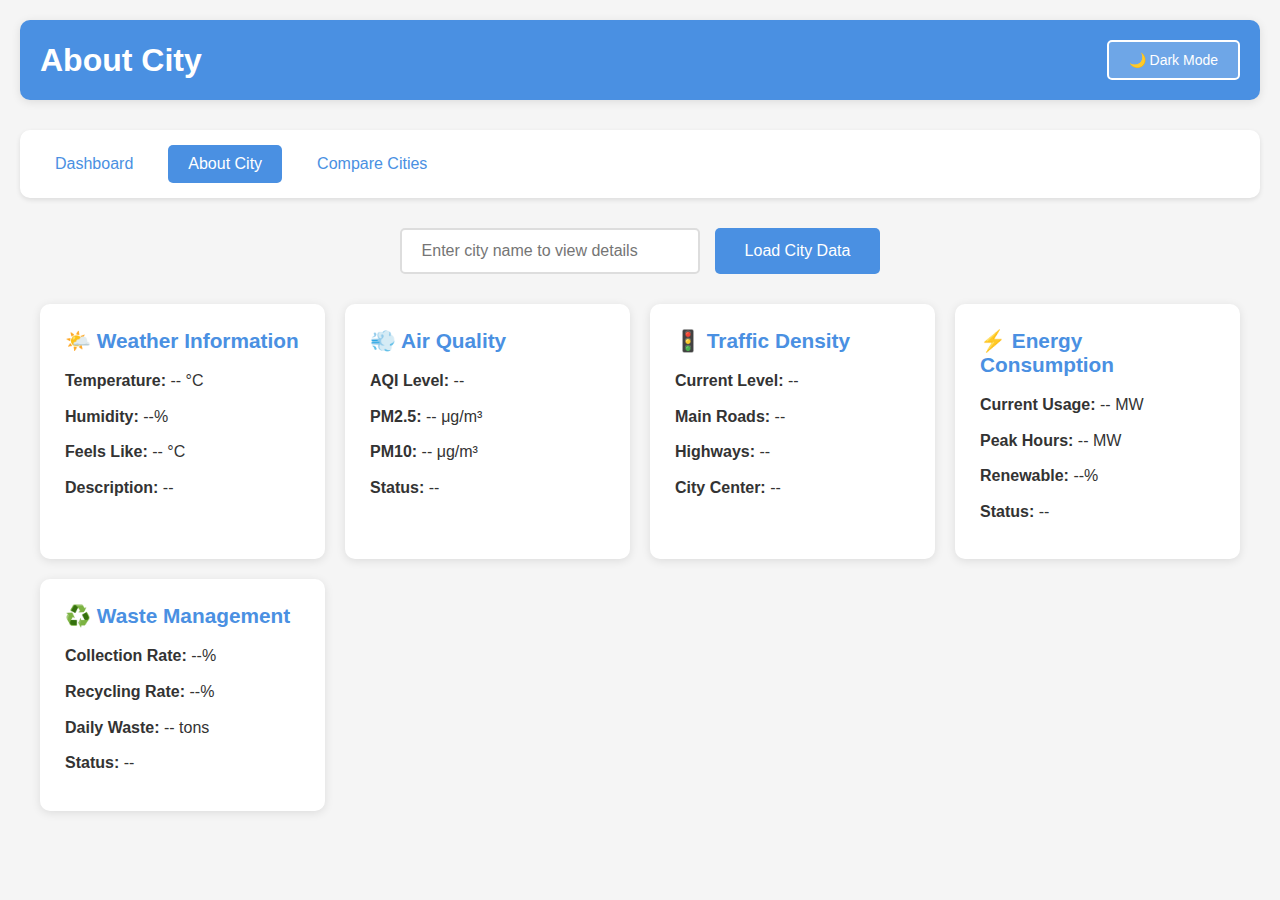
<file: Open Source (Smart City Dashboard)/about.html>
<!DOCTYPE html>
<html lang="en">
<head>
    <meta charset="UTF-8">
    <meta name="viewport" content="width=device-width, initial-scale=1.0">
    <title>About City - Smart City Dashboard</title>
    <link rel="stylesheet" href="style.css">
</head>
<body class="light-mode">
    <!-- Header with title and dark mode toggle -->
    <header>
        <h1>About City</h1>
        <button id="darkModeToggle" class="dark-mode-btn">🌙 Dark Mode</button>
    </header>

    <!-- Navigation menu -->
    <nav>
        <a href="index.html" class="nav-link">Dashboard</a>
        <a href="about.html" class="nav-link active">About City</a>
        <a href="compare.html" class="nav-link">Compare Cities</a>
    </nav>

    <!-- Main content area -->
    <main class="page-container">
        <!-- City input section -->
        <section class="input-section">
            <input 
                type="text" 
                id="cityInput" 
                placeholder="Enter city name to view details"
                class="city-input"
            >
            <button id="fetchBtn" class="fetch-btn">Load City Data</button>
        </section>

        <!-- Information cards grid -->
        <section class="info-grid">
            <!-- Weather Card -->
            <div class="info-card">
                <h3>🌤️ Weather Information</h3>
                <p><strong>Temperature:</strong> <span id="weatherTemp">--</span> °C</p>
                <p><strong>Humidity:</strong> <span id="weatherHumidity">--</span>%</p>
                <p><strong>Feels Like:</strong> <span id="weatherFeelsLike">--</span> °C</p>
                <p><strong>Description:</strong> <span id="weatherDesc">--</span></p>
            </div>

            <!-- Air Quality Card -->
            <div class="info-card">
                <h3>💨 Air Quality</h3>
                <p><strong>AQI Level:</strong> <span id="aqiLevel">--</span></p>
                <p><strong>PM2.5:</strong> <span id="aqiPM25">--</span> μg/m³</p>
                <p><strong>PM10:</strong> <span id="aqiPM10">--</span> μg/m³</p>
                <p><strong>Status:</strong> <span id="aqiStatus">--</span></p>
            </div>

            <!-- Traffic Density Card -->
            <div class="info-card">
                <h3>🚦 Traffic Density</h3>
                <p><strong>Current Level:</strong> <span id="trafficLevel">--</span></p>
                <p><strong>Main Roads:</strong> <span id="trafficMain">--</span></p>
                <p><strong>Highways:</strong> <span id="trafficHighway">--</span></p>
                <p><strong>City Center:</strong> <span id="trafficCenter">--</span></p>
            </div>

            <!-- Energy Consumption Card -->
            <div class="info-card">
                <h3>⚡ Energy Consumption</h3>
                <p><strong>Current Usage:</strong> <span id="energyCurrent">--</span> MW</p>
                <p><strong>Peak Hours:</strong> <span id="energyPeak">--</span> MW</p>
                <p><strong>Renewable:</strong> <span id="energyRenewable">--</span>%</p>
                <p><strong>Status:</strong> <span id="energyStatus">--</span></p>
            </div>

            <!-- Waste Management Card -->
            <div class="info-card">
                <h3>♻️ Waste Management</h3>
                <p><strong>Collection Rate:</strong> <span id="wasteCollection">--</span>%</p>
                <p><strong>Recycling Rate:</strong> <span id="wasteRecycling">--</span>%</p>
                <p><strong>Daily Waste:</strong> <span id="wasteDaily">--</span> tons</p>
                <p><strong>Status:</strong> <span id="wasteStatus">--</span></p>
            </div>
        </section>
    </main>

    <script src="about-script.js"></script>
</body>
</html>
</file>
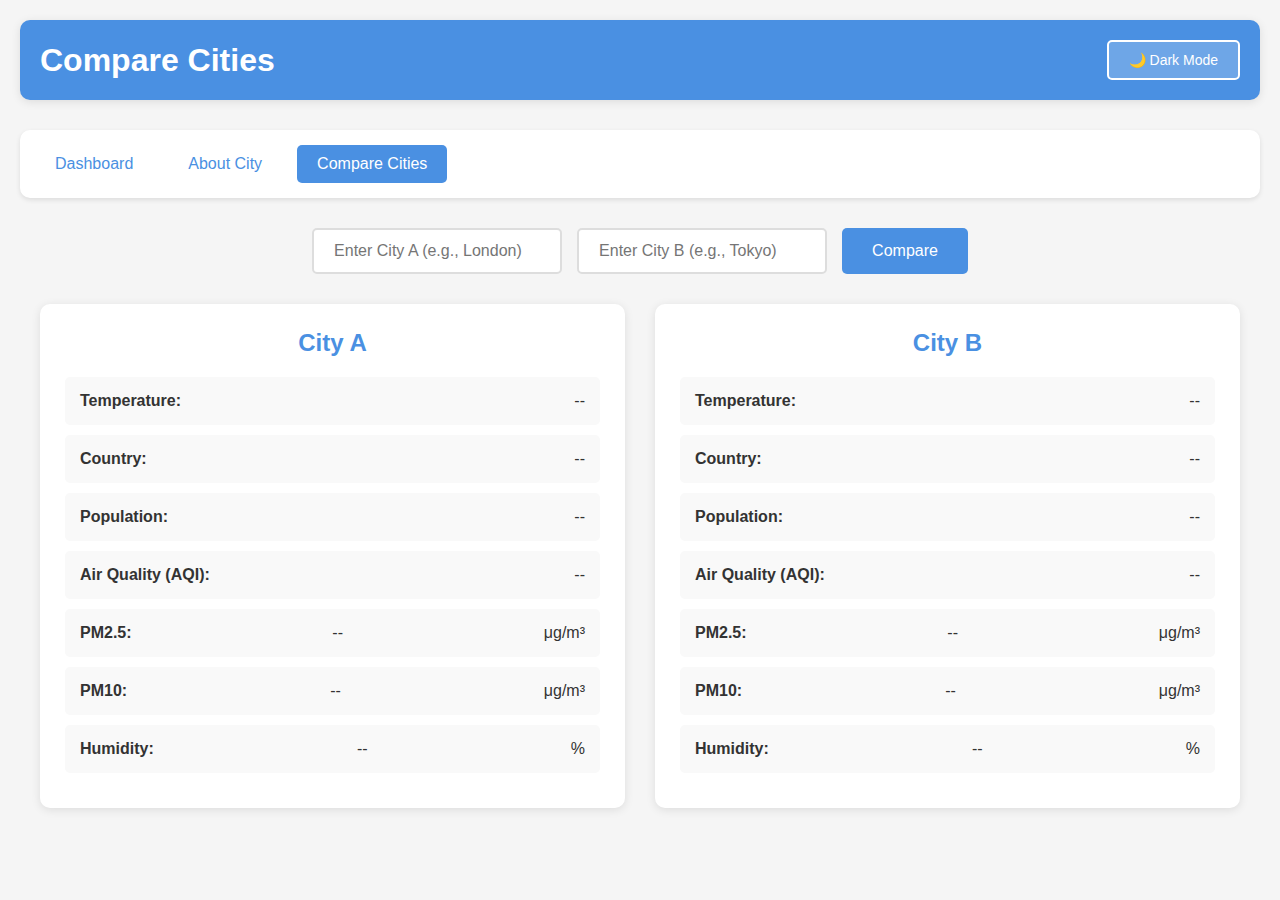
<file: Open Source (Smart City Dashboard)/compare.html>
<!DOCTYPE html>
<html lang="en">
<head>
    <meta charset="UTF-8">
    <meta name="viewport" content="width=device-width, initial-scale=1.0">
    <title>Compare Cities - Smart City Dashboard</title>
    <link rel="stylesheet" href="style.css">
</head>
<body class="light-mode">
    <!-- Header with title and dark mode toggle -->
    <header>
        <h1>Compare Cities</h1>
        <button id="darkModeToggle" class="dark-mode-btn">🌙 Dark Mode</button>
    </header>

    <!-- Navigation menu -->
    <nav>
        <a href="index.html" class="nav-link">Dashboard</a>
        <a href="about.html" class="nav-link">About City</a>
        <a href="compare.html" class="nav-link active">Compare Cities</a>
    </nav>

    <!-- Main content area -->
    <main class="page-container">
        <!-- City input section -->
        <section class="compare-inputs">
            <input 
                type="text" 
                id="cityAInput" 
                placeholder="Enter City A (e.g., London)"
                class="city-input"
            >
            <input 
                type="text" 
                id="cityBInput" 
                placeholder="Enter City B (e.g., Tokyo)"
                class="city-input"
            >
            <button id="compareBtn" class="fetch-btn">Compare</button>
        </section>

        <!-- Comparison results section -->
        <section class="compare-section">
            <!-- City A card -->
            <div class="compare-card">
                <h3 id="cityAName">City A</h3>
                <div class="compare-item">
                    <strong>Temperature:</strong>
                    <span id="cityATemp">--</span>
                </div>
                <div class="compare-item">
                    <strong>Country:</strong>
                    <span id="cityACountry">--</span>
                </div>
                <div class="compare-item">
                    <strong>Population:</strong>
                    <span id="cityAPopulation">--</span>
                </div>
                <div class="compare-item">
                    <strong>Air Quality (AQI):</strong>
                    <span id="cityAAQI">--</span>
                </div>
                <div class="compare-item">
                    <strong>PM2.5:</strong>
                    <span id="cityAPM25">--</span> μg/m³
                </div>
                <div class="compare-item">
                    <strong>PM10:</strong>
                    <span id="cityAPM10">--</span> μg/m³
                </div>
                <div class="compare-item">
                    <strong>Humidity:</strong>
                    <span id="cityAHumidity">--</span>%
                </div>
            </div>

            <!-- City B card -->
            <div class="compare-card">
                <h3 id="cityBName">City B</h3>
                <div class="compare-item">
                    <strong>Temperature:</strong>
                    <span id="cityBTemp">--</span>
                </div>
                <div class="compare-item">
                    <strong>Country:</strong>
                    <span id="cityBCountry">--</span>
                </div>
                <div class="compare-item">
                    <strong>Population:</strong>
                    <span id="cityBPopulation">--</span>
                </div>
                <div class="compare-item">
                    <strong>Air Quality (AQI):</strong>
                    <span id="cityBAQI">--</span>
                </div>
                <div class="compare-item">
                    <strong>PM2.5:</strong>
                    <span id="cityBPM25">--</span> μg/m³
                </div>
                <div class="compare-item">
                    <strong>PM10:</strong>
                    <span id="cityBPM10">--</span> μg/m³
                </div>
                <div class="compare-item">
                    <strong>Humidity:</strong>
                    <span id="cityBHumidity">--</span>%
                </div>
            </div>
        </section>
    </main>

    <script src="compare-script.js"></script>
</body>
</html>
</file>
<file: Open Source (Smart City Dashboard)/style.css>
/* Basic reset and body styling */
* {
    margin: 0;
    padding: 0;
    box-sizing: border-box;
}

body {
    font-family: 'Segoe UI', Tahoma, Geneva, Verdana, sans-serif;
    padding: 20px;
    transition: background-color 0.3s, color 0.3s;
}

/* Light mode colors */
.light-mode {
    background-color: #f5f5f5;
    color: #333;
}

/* Dark mode colors */
.dark-mode {
    background-color: #1a1a1a;
    color: #e0e0e0;
}

/* Header styling */
header {
    display: flex;
    justify-content: space-between;
    align-items: center;
    margin-bottom: 30px;
    padding: 20px;
    background-color: #4a90e2;
    border-radius: 10px;
    box-shadow: 0 2px 10px rgba(0,0,0,0.1);
}

.dark-mode header {
    background-color: #2c3e50;
}

header h1 {
    color: white;
    font-size: 2em;
}

/* Dark mode toggle button */
.dark-mode-btn {
    padding: 10px 20px;
    background-color: rgba(255,255,255,0.2);
    color: white;
    border: 2px solid white;
    border-radius: 5px;
    cursor: pointer;
    font-size: 14px;
    transition: all 0.3s;
}

.dark-mode-btn:hover {
    background-color: rgba(255,255,255,0.3);
}

/* Navigation menu */
nav {
    display: flex;
    gap: 15px;
    margin-bottom: 30px;
    padding: 15px;
    background-color: white;
    border-radius: 10px;
    box-shadow: 0 2px 5px rgba(0,0,0,0.1);
}

.dark-mode nav {
    background-color: #2c2c2c;
}

.nav-link {
    padding: 10px 20px;
    text-decoration: none;
    color: #4a90e2;
    border-radius: 5px;
    transition: all 0.3s;
}

.nav-link:hover {
    background-color: #e8f4f8;
}

.dark-mode .nav-link {
    color: #7db8e8;
}

.dark-mode .nav-link:hover {
    background-color: #3a3a3a;
}

.nav-link.active {
    background-color: #4a90e2;
    color: white;
}

.dark-mode .nav-link.active {
    background-color: #5a9fe2;
}

/* Input section */
.input-section {
    display: flex;
    gap: 15px;
    margin-bottom: 30px;
    justify-content: center;
    flex-wrap: wrap;
}

.city-input {
    padding: 12px 20px;
    font-size: 16px;
    border: 2px solid #ddd;
    border-radius: 5px;
    width: 300px;
    max-width: 100%;
    transition: border-color 0.4s;
}

.city-input:focus {
    outline: none;
    border-color: #4a90e2;
}

.dark-mode .city-input {
    background-color: #2c2c2c;
    color: #e0e0e0;
    border-color: #555;
}

.fetch-btn {
    padding: 12px 30px;
    font-size: 16px;
    background-color: #4a90e2;
    color: white;
    border: none;
    border-radius: 5px;
    cursor: pointer;
    transition: background-color 0.3s;
}

.fetch-btn:hover {
    background-color: #357abd;
}

.fetch-btn:active {
    transform: scale(0.98);
}

/* Data blocks container */
.data-blocks {
    display: grid;
    grid-template-columns: repeat(auto-fit, minmax(200px, 1fr));
    gap: 20px;
    margin-bottom: 40px;
}

/* Individual data block */
.data-block {
    background-color: white;
    padding: 25px;
    border-radius: 10px;
    text-align: center;
    cursor: pointer;
    transition: all 0.3s;
    box-shadow: 0 2px 10px rgba(0,0,0,0.1);
    border: 2px solid transparent;
}

.data-block:hover {
    transform: translateY(-5px);
    box-shadow: 0 5px 20px rgba(0,0,0,0.15);
    border-color: #4a90e2;
}

.data-block.active {
    border-color: #4a90e2;
    background-color: #e8f4f8;
}

.dark-mode .data-block {
    background-color: #2c2c2c;
}

.dark-mode .data-block:hover {
    border-color: #7db8e8;
}

.dark-mode .data-block.active {
    background-color: #3a3a3a;
    border-color: #7db8e8;
}

.data-block h3 {
    margin-bottom: 10px;
    color: #666;
    font-size: 1.1em;
}

.dark-mode .data-block h3 {
    color: #aaa;
}

.data-value {
    font-size: 2.5em;
    font-weight: bold;
    color: #4a90e2;
    margin: 10px 0;
}

.dark-mode .data-value {
    color: #7db8e8;
}

.data-unit {
    color: #999;
    font-size: 0.9em;
}

.dark-mode .data-unit {
    color: #777;
}

/* Chart section */
.chart-section {
    background-color: white;
    padding: 30px;
    border-radius: 10px;
    box-shadow: 0 2px 10px rgba(0,0,0,0.1);
    margin-bottom: 30px;
    max-width: 1000px;
    margin-left: auto;
    margin-right: auto;
}

.dark-mode .chart-section {
    background-color: #2c2c2c;
}

.chart-section h2 {
    margin-bottom: 20px;
    text-align: center;
    color: #666;
}

.dark-mode .chart-section h2 {
    color: #aaa;
}

#dataChart {
    max-width: 100%;
    height: 400px !important;
}
/* About page and Compare page specific styles */
.page-container {
    max-width: 1200px;
    margin: 0 auto;
}

.info-grid {
    display: grid;
    grid-template-columns: repeat(auto-fit, minmax(250px, 1fr));
    gap: 20px;
    margin-top: 30px;
}

.info-card {
    background-color: white;
    padding: 25px;
    border-radius: 10px;
    box-shadow: 0 2px 10px rgba(0,0,0,0.1);
}

.dark-mode .info-card {
    background-color: #2c2c2c;
}

.info-card h3 {
    color: #4a90e2;
    margin-bottom: 15px;
    font-size: 1.3em;
}

.dark-mode .info-card h3 {
    color: #7db8e8;
}

.info-card p {
    margin: 10px 0;
    line-height: 1.6;
}

/* Compare page styles */
.compare-section {
    display: grid;
    grid-template-columns: 1fr 1fr;
    gap: 30px;
    margin-top: 30px;
}

.compare-inputs {
    display: flex;
    gap: 15px;
    margin-bottom: 30px;
    justify-content: center;
    flex-wrap: wrap;
}

.compare-inputs input {
    padding: 12px 20px;
    font-size: 16px;
    border: 2px solid #ddd;
    border-radius: 5px;
    width: 250px;
    max-width: 100%;
}

.dark-mode .compare-inputs input {
    background-color: #2c2c2c;
    color: #e0e0e0;
    border-color: #555;
}

.compare-card {
    background-color: white;
    padding: 25px;
    border-radius: 10px;
    box-shadow: 0 2px 10px rgba(0,0,0,0.1);
}

.dark-mode .compare-card {
    background-color: #2c2c2c;
}

.compare-card h3 {
    color: #4a90e2;
    margin-bottom: 20px;
    text-align: center;
    font-size: 1.5em;
}

.dark-mode .compare-card h3 {
    color: #7db8e8;
}

.compare-item {
    display: flex;
    justify-content: space-between;
    padding: 15px;
    margin: 10px 0;
    background-color: #f9f9f9;
    border-radius: 5px;
}

.dark-mode .compare-item {
    background-color: #3a3a3a;
}

.compare-item strong {
    color: #333;
}

.dark-mode .compare-item strong {
    color: #e0e0e0;
}

/* Responsive design */
@media (max-width: 768px) {
    header {
        flex-direction: column;
        gap: 15px;
    }

    .compare-section {
        grid-template-columns: 1fr;
    }

    .data-blocks {
        grid-template-columns: repeat(2, 1fr);
    }
}

@media (max-width: 480px) {
    .data-blocks {
        grid-template-columns: 1fr;
    }
}
</file>
